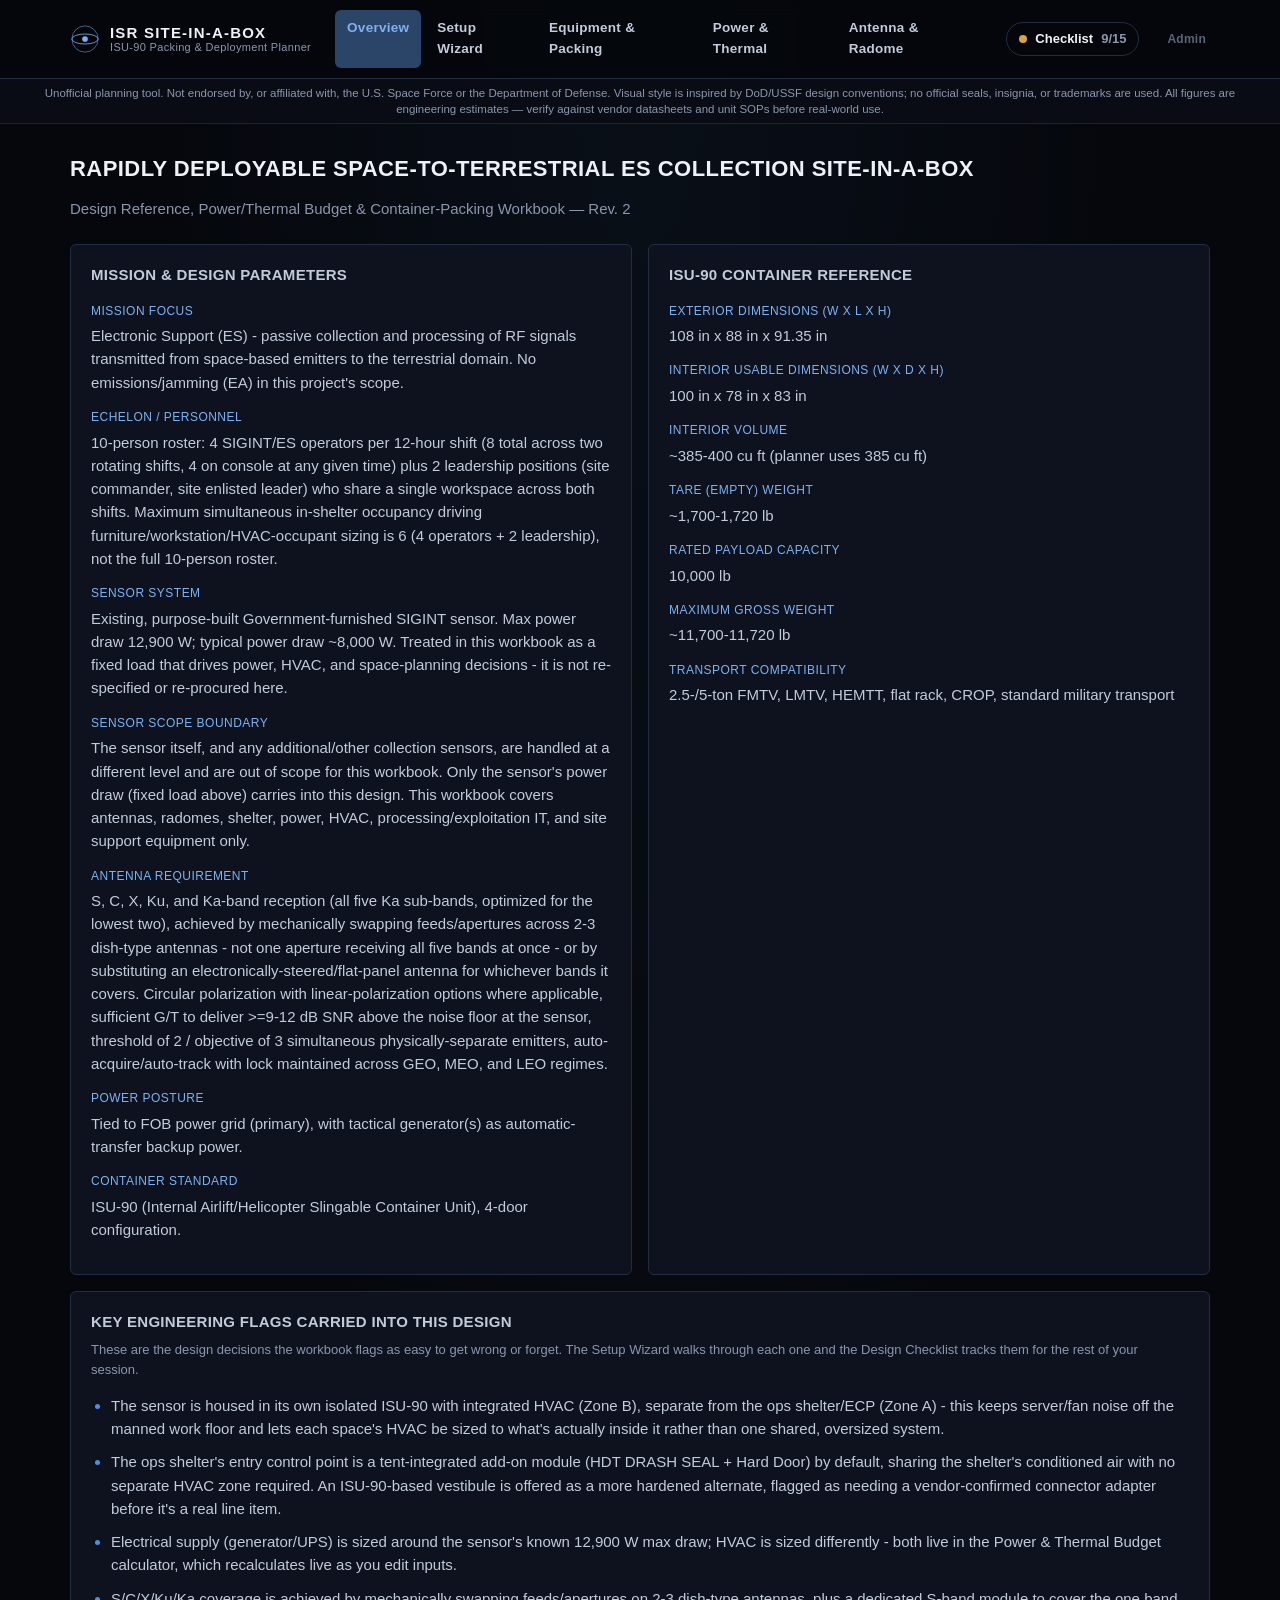
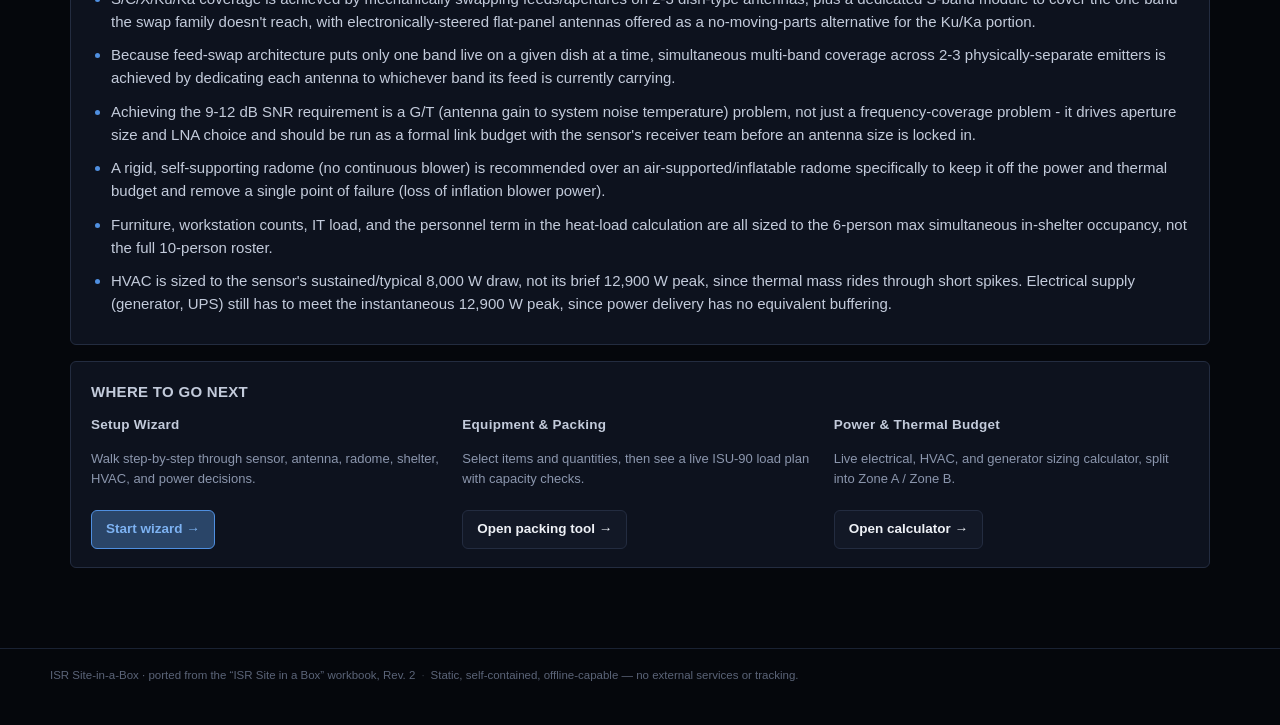
<file: index.html>
<!doctype html>
<html lang="en">
<head>
  <meta charset="utf-8" />
  <meta name="viewport" content="width=device-width, initial-scale=1" />
  <title>ISR Site-in-a-Box &mdash; ISU-90 Packing &amp; Site Setup Planner</title>
  <meta name="description" content="Unofficial planning tool for packing ISU-90 containers and standing up a rapidly deployable ES collection site: equipment selection, container load plans, power/thermal budget, and a guided site-setup checklist." />
  <meta name="color-scheme" content="dark" />
  <link rel="icon" href="assets/img/favicon.svg" type="image/svg+xml" />
  <link rel="manifest" href="site.webmanifest" />
  <link rel="stylesheet" href="assets/css/style.css" />
</head>
<body>
  <a class="skip-link" href="#app-main">Skip to content</a>

  <header class="site-header">
    <div class="site-header__inner">
      <a class="brand" href="#/overview" aria-label="ISR Site-in-a-Box home">
        <span class="brand__mark" aria-hidden="true">
          <svg viewBox="0 0 48 48" width="30" height="30">
            <circle cx="24" cy="24" r="21" fill="none" stroke="currentColor" stroke-width="1.5" opacity="0.55"/>
            <ellipse cx="24" cy="24" rx="21" ry="8" fill="none" stroke="currentColor" stroke-width="1.5" opacity="0.85"/>
            <circle cx="24" cy="24" r="4.5" fill="currentColor"/>
          </svg>
        </span>
        <span class="brand__text">
          <span class="brand__title">ISR SITE-IN-A-BOX</span>
          <span class="brand__subtitle">ISU&#8209;90 Packing &amp; Deployment Planner</span>
        </span>
      </a>

      <nav class="main-nav" aria-label="Primary">
        <a href="#/overview" data-route="overview">Overview</a>
        <a href="#/wizard" data-route="wizard">Setup Wizard</a>
        <a href="#/equipment" data-route="equipment">Equipment &amp; Packing</a>
        <a href="#/power" data-route="power">Power &amp; Thermal</a>
        <a href="#/antenna" data-route="antenna">Antenna &amp; Radome</a>
      </nav>

      <a class="checklist-badge" href="#/checklist" data-route="checklist" title="Design Checklist">
        <span class="checklist-badge__dot" aria-hidden="true"></span>
        <span class="checklist-badge__label">Checklist</span>
        <span class="checklist-badge__count" id="checklist-count">0/0</span>
      </a>

      <a class="admin-link" href="#/admin" data-route="admin" title="Admin">Admin</a>

      <button class="nav-toggle" id="nav-toggle" aria-expanded="false" aria-controls="main-nav-mobile">
        <span></span><span></span><span></span>
        <span class="sr-only">Toggle navigation</span>
      </button>
    </div>
    <nav class="main-nav main-nav--mobile" id="main-nav-mobile" aria-label="Primary mobile">
      <a href="#/overview" data-route="overview">Overview</a>
      <a href="#/wizard" data-route="wizard">Setup Wizard</a>
      <a href="#/equipment" data-route="equipment">Equipment &amp; Packing</a>
      <a href="#/power" data-route="power">Power &amp; Thermal</a>
      <a href="#/antenna" data-route="antenna">Antenna &amp; Radome</a>
      <a href="#/checklist" data-route="checklist">Design Checklist</a>
      <a href="#/admin" data-route="admin">Admin</a>
    </nav>
  </header>

  <div class="disclaimer-bar" role="note">
    Unofficial planning tool. Not endorsed by, or affiliated with, the U.S. Space Force or the Department of Defense.
    Visual style is inspired by DoD/USSF design conventions; no official seals, insignia, or trademarks are used.
    All figures are engineering estimates &mdash; verify against vendor datasheets and unit SOPs before real-world use.
  </div>

  <main id="app-main" class="app-main" tabindex="-1">
    <p style="color:var(--silver-500); padding-top:40px; text-align:center;">Loading&hellip;</p>
  </main>

  <footer class="site-footer">
    <div class="site-footer__inner">
      <span>ISR Site-in-a-Box &middot; ported from the &ldquo;ISR Site in a Box&rdquo; workbook, Rev. 2</span>
      <span class="site-footer__sep">&middot;</span>
      <span>Static, self-contained, offline-capable &mdash; no external services or tracking.</span>
    </div>
  </footer>

  <script type="module" src="assets/js/main.js"></script>
</body>
</html>
</file>
<file: assets/css/style.css>
/* ============================================================
   ISR Site-in-a-Box — visual system
   Inspired by U.S. Space Force digital branding conventions: a
   restrained near-black / deep space-blue / silver-gray palette,
   condensed uppercase headers, no gradients or bright accent noise.
   No official seals, insignia, or trademarked marks are used.
   ============================================================ */

:root {
  --bg: #05070c;
  --bg-alt: #090c14;
  --panel: #0d121e;
  --panel-raised: #121826;
  --panel-border: #232c40;
  --panel-border-soft: #1a2233;

  --silver-100: #eef1f6;
  --silver-300: #c3cbdb;
  --silver-500: #8b96ad;
  --silver-700: #5b6478;

  --accent: #4f8fe0;
  --accent-bright: #7db2f2;
  --accent-dim: #2a4568;

  --edit: #d9a441; /* mirrors the workbook's "yellow editable cell" convention */
  --edit-bg: rgba(217, 164, 65, 0.1);

  --ok: #3fb87f;
  --ok-bg: rgba(63, 184, 127, 0.12);
  --warn: #d9a441;
  --warn-bg: rgba(217, 164, 65, 0.12);
  --danger: #e2555c;
  --danger-bg: rgba(226, 85, 92, 0.12);

  --radius: 6px;
  --font: -apple-system, BlinkMacSystemFont, "Segoe UI", "Trebuchet MS", Roboto, Arial, sans-serif;
  --font-condensed: "Segoe UI Semibold", "Arial Narrow", var(--font);
  --max-width: 1180px;
}

* { box-sizing: border-box; }

html, body {
  background: var(--bg);
  color: var(--silver-100);
}

body {
  margin: 0;
  font-family: var(--font);
  font-size: 15px;
  line-height: 1.55;
  background:
    radial-gradient(ellipse at top, rgba(79, 143, 224, 0.06), transparent 55%),
    var(--bg);
  min-height: 100vh;
}

.sr-only {
  position: absolute;
  width: 1px; height: 1px;
  padding: 0; margin: -1px;
  overflow: hidden;
  clip: rect(0,0,0,0);
  white-space: nowrap; border: 0;
}

.skip-link {
  position: absolute;
  left: -999px;
  top: 0;
  background: var(--accent);
  color: #04101f;
  padding: 10px 16px;
  z-index: 1000;
  font-weight: 600;
}
.skip-link:focus { left: 8px; top: 8px; }

a { color: var(--accent-bright); text-decoration: none; }
a:hover { text-decoration: underline; }

h1, h2, h3, h4 {
  font-family: var(--font-condensed);
  letter-spacing: 0.02em;
  color: var(--silver-100);
  margin: 0 0 0.5em;
}

/* ---------------- Header ---------------- */

.site-header {
  position: sticky;
  top: 0;
  z-index: 100;
  background: rgba(5, 7, 12, 0.92);
  backdrop-filter: blur(8px);
  border-bottom: 1px solid var(--panel-border);
}

.site-header__inner {
  max-width: var(--max-width);
  margin: 0 auto;
  display: flex;
  align-items: center;
  gap: 24px;
  padding: 10px 20px;
}

.brand {
  display: flex;
  align-items: center;
  gap: 10px;
  color: var(--silver-100);
  flex-shrink: 0;
}
.brand:hover { text-decoration: none; }
.brand__mark { color: var(--accent-bright); display: flex; }
.brand__text { display: flex; flex-direction: column; line-height: 1.1; }
.brand__title {
  font-family: var(--font-condensed);
  font-weight: 700;
  letter-spacing: 0.08em;
  font-size: 15px;
  color: var(--silver-100);
}
.brand__subtitle {
  font-size: 11px;
  letter-spacing: 0.03em;
  color: var(--silver-500);
}

.main-nav {
  display: flex;
  gap: 4px;
  flex: 1;
}
.main-nav a {
  color: var(--silver-300);
  font-size: 13.5px;
  font-weight: 600;
  letter-spacing: 0.02em;
  padding: 8px 12px;
  border-radius: var(--radius);
}
.main-nav a:hover { color: var(--silver-100); text-decoration: none; background: var(--panel-raised); }
.main-nav a.active { color: var(--accent-bright); background: var(--accent-dim); }

.main-nav--mobile { display: none; }

.checklist-badge {
  display: flex;
  align-items: center;
  gap: 8px;
  border: 1px solid var(--panel-border);
  border-radius: 999px;
  padding: 6px 12px;
  color: var(--silver-100);
  font-size: 13px;
  font-weight: 600;
  flex-shrink: 0;
}
.checklist-badge:hover { text-decoration: none; border-color: var(--accent); }
.checklist-badge.active { border-color: var(--accent-bright); color: var(--accent-bright); }
.checklist-badge__dot {
  width: 8px; height: 8px; border-radius: 50%;
  background: var(--warn);
}
.checklist-badge__dot.complete { background: var(--ok); }
.checklist-badge__count { color: var(--silver-500); font-variant-numeric: tabular-nums; }

.admin-link {
  color: var(--silver-700);
  font-size: 12px;
  font-weight: 600;
  letter-spacing: 0.02em;
  padding: 6px 4px;
  flex-shrink: 0;
}
.admin-link:hover { color: var(--silver-300); text-decoration: none; }
.admin-link.active { color: var(--accent-bright); }

.nav-toggle {
  display: none;
  flex-direction: column;
  justify-content: center;
  gap: 4px;
  width: 34px; height: 34px;
  background: none;
  border: 1px solid var(--panel-border);
  border-radius: var(--radius);
  cursor: pointer;
}
.nav-toggle span { display: block; height: 2px; background: var(--silver-100); margin: 0 6px; }

.disclaimer-bar {
  background: var(--bg-alt);
  border-bottom: 1px solid var(--panel-border-soft);
  color: var(--silver-500);
  font-size: 11.5px;
  text-align: center;
  padding: 6px 16px;
  line-height: 1.4;
}

/* ---------------- Layout ---------------- */

.app-main {
  max-width: var(--max-width);
  margin: 0 auto;
  padding: 28px 20px 64px;
  outline: none;
}

.view-header {
  margin-bottom: 24px;
}
.view-header h1 {
  font-size: 22px;
  text-transform: uppercase;
}
.view-header p {
  color: var(--silver-500);
  max-width: 70ch;
  margin: 0;
}

.site-footer {
  border-top: 1px solid var(--panel-border-soft);
  color: var(--silver-700);
  font-size: 11.5px;
  padding: 18px 20px 40px;
}
.site-footer__inner {
  max-width: var(--max-width);
  margin: 0 auto;
  display: flex;
  gap: 6px;
  flex-wrap: wrap;
}
.site-footer__sep { opacity: 0.5; }

/* ---------------- Cards / panels ---------------- */

.card {
  background: var(--panel);
  border: 1px solid var(--panel-border);
  border-radius: var(--radius);
  padding: 18px 20px;
  margin-bottom: 16px;
}
.card + .card { margin-top: 0; }
.card h2 {
  font-size: 15px;
  text-transform: uppercase;
  color: var(--silver-300);
  margin-bottom: 12px;
}
.card h3 {
  font-size: 13.5px;
  color: var(--silver-300);
}

.grid {
  display: grid;
  gap: 16px;
}
.grid--2 { grid-template-columns: repeat(2, minmax(0,1fr)); }
.grid--3 { grid-template-columns: repeat(3, minmax(0,1fr)); }
@media (max-width: 800px) {
  .grid--2, .grid--3 { grid-template-columns: 1fr; }
}

/* ---------------- Fact list (Overview) ---------------- */

.fact-list dt {
  font-family: var(--font-condensed);
  font-size: 12px;
  text-transform: uppercase;
  letter-spacing: 0.04em;
  color: var(--accent-bright);
  margin-top: 14px;
}
.fact-list dt:first-child { margin-top: 0; }
.fact-list dd {
  margin: 4px 0 0;
  color: var(--silver-300);
}

.flag-list { padding-left: 20px; margin: 0; color: var(--silver-300); }
.flag-list li { margin-bottom: 10px; }
.flag-list li::marker { color: var(--accent); }

/* ---------------- Tables ---------------- */

.table-wrap { overflow-x: auto; }
table {
  width: 100%;
  border-collapse: collapse;
  font-size: 13.5px;
}
th, td {
  text-align: left;
  padding: 8px 10px;
  border-bottom: 1px solid var(--panel-border-soft);
  vertical-align: top;
}
th {
  color: var(--silver-500);
  font-size: 11.5px;
  text-transform: uppercase;
  letter-spacing: 0.03em;
  font-weight: 600;
  white-space: nowrap;
}
tbody tr:hover { background: rgba(255,255,255,0.02); }
td.num, th.num { text-align: right; font-variant-numeric: tabular-nums; white-space: nowrap; }

/* ---------------- Forms ---------------- */

input[type="number"], input[type="text"], select {
  background: var(--panel-raised);
  border: 1px solid var(--panel-border);
  color: var(--silver-100);
  border-radius: 4px;
  padding: 6px 8px;
  font-family: var(--font);
  font-size: 13.5px;
}
input[type="number"] { width: 72px; }
input:focus, select:focus, button:focus, a:focus {
  outline: 2px solid var(--accent-bright);
  outline-offset: 1px;
}

.input-editable {
  background: var(--edit-bg);
  border-color: var(--edit);
}

.qty-input {
  width: 60px;
  text-align: right;
}

button, .btn {
  font-family: var(--font);
  font-size: 13.5px;
  font-weight: 600;
  border-radius: var(--radius);
  border: 1px solid var(--panel-border);
  background: var(--panel-raised);
  color: var(--silver-100);
  padding: 8px 14px;
  cursor: pointer;
}
button:hover, .btn:hover { border-color: var(--accent); color: var(--accent-bright); }
.btn-primary {
  background: var(--accent-dim);
  border-color: var(--accent);
  color: var(--accent-bright);
}
.btn-primary:hover { background: var(--accent); color: #04101f; }
.btn-row { display: flex; gap: 10px; flex-wrap: wrap; margin-top: 16px; }

.toggle-group { display: inline-flex; border: 1px solid var(--panel-border); border-radius: 999px; overflow: hidden; }
.toggle-group button {
  border: none;
  border-radius: 0;
  background: transparent;
}
.toggle-group button.active { background: var(--accent-dim); color: var(--accent-bright); }

/* ---------------- Status pills ---------------- */

.pill {
  display: inline-flex;
  align-items: center;
  gap: 6px;
  padding: 3px 10px;
  border-radius: 999px;
  font-size: 12px;
  font-weight: 600;
  white-space: nowrap;
}
.pill-ok { background: var(--ok-bg); color: var(--ok); }
.pill-warn { background: var(--warn-bg); color: var(--warn); }
.pill-danger { background: var(--danger-bg); color: var(--danger); }
.pill-neutral { background: var(--panel-raised); color: var(--silver-500); }

/* ---------------- Capacity bars ---------------- */

.bar {
  position: relative;
  height: 8px;
  border-radius: 999px;
  background: var(--panel-raised);
  overflow: hidden;
  margin-top: 4px;
}
.bar__fill { height: 100%; background: var(--accent); }
.bar__fill.warn { background: var(--warn); }
.bar__fill.danger { background: var(--danger); }
.bar-label {
  display: flex;
  justify-content: space-between;
  font-size: 11.5px;
  color: var(--silver-500);
  margin-top: 2px;
}

/* ---------------- Container manifest cards ---------------- */

.container-card {
  border: 1px solid var(--panel-border);
  border-radius: var(--radius);
  padding: 14px 16px;
  background: var(--panel-raised);
}
.container-card.over { border-color: var(--danger); }
.container-card__head {
  display: flex;
  justify-content: space-between;
  align-items: baseline;
  gap: 12px;
  margin-bottom: 6px;
}
.container-card__head h3 { margin: 0; }
.container-card .empty-note { color: var(--silver-700); font-size: 12.5px; font-style: italic; }
.container-card ul { list-style: none; margin: 10px 0 0; padding: 0; font-size: 13px; }
.container-card li { display: flex; justify-content: space-between; gap: 10px; padding: 3px 0; color: var(--silver-300); }
.container-card li span:last-child { color: var(--silver-500); font-variant-numeric: tabular-nums; white-space: nowrap; }

/* ---------------- Equipment list ---------------- */

.equip-category { margin-bottom: 22px; }
.equip-category__title {
  font-family: var(--font-condensed);
  font-size: 13px;
  text-transform: uppercase;
  letter-spacing: 0.04em;
  color: var(--accent-bright);
  border-bottom: 1px solid var(--panel-border-soft);
  padding-bottom: 6px;
  margin-bottom: 4px;
}
.equip-row {
  display: grid;
  grid-template-columns: 1fr auto auto auto;
  gap: 14px;
  align-items: center;
  padding: 10px 0;
  border-bottom: 1px solid var(--panel-border-soft);
}
.equip-row__info .item-title { color: var(--silver-100); font-weight: 600; font-size: 13.5px; }
.equip-row__info .item-vendor { color: var(--silver-500); font-size: 12px; margin-top: 2px; }
.equip-row__info .item-meta { color: var(--silver-700); font-size: 11.5px; margin-top: 4px; }
.equip-row__unit { color: var(--silver-500); font-size: 12px; text-align: right; white-space: nowrap; }
.equip-row__container { font-size: 11.5px; color: var(--silver-500); text-align: right; white-space: nowrap; }
.equip-row__total { font-size: 12.5px; color: var(--silver-300); text-align: right; white-space: nowrap; }

.item-details {
  grid-column: 1 / -1;
  display: none;
  font-size: 12.5px;
  color: var(--silver-500);
  padding: 6px 0 2px;
  border-top: 1px dashed var(--panel-border-soft);
  margin-top: 6px;
}
.item-details.open { display: block; }
.item-details p { margin: 4px 0; }
.item-details strong { color: var(--silver-300); }

.details-toggle {
  background: none;
  border: none;
  color: var(--accent-bright);
  font-size: 11.5px;
  cursor: pointer;
  padding: 0;
  text-decoration: underline;
}

@media (max-width: 720px) {
  .equip-row { grid-template-columns: 1fr; gap: 6px; }
  .equip-row__unit, .equip-row__container, .equip-row__total { text-align: left; }
}

/* ---------------- Wizard ---------------- */

.wizard-steps {
  display: flex;
  flex-wrap: wrap;
  gap: 6px;
  margin-bottom: 22px;
}
.wizard-step-chip {
  border: 1px solid var(--panel-border);
  border-radius: 999px;
  padding: 5px 12px;
  font-size: 11.5px;
  color: var(--silver-500);
  cursor: pointer;
  background: var(--panel-raised);
}
.wizard-step-chip.current { border-color: var(--accent-bright); color: var(--accent-bright); }
.wizard-step-chip.done { color: var(--ok); border-color: var(--ok); }
.wizard-step-chip:hover { text-decoration: none; }

.wizard-nav { display: flex; justify-content: space-between; margin-top: 24px; }

.attest-row {
  display: flex;
  gap: 10px;
  align-items: flex-start;
  padding: 12px 0;
  border-top: 1px solid var(--panel-border-soft);
}
.attest-row:first-of-type { border-top: none; }
.attest-row input[type="checkbox"] { margin-top: 4px; width: 16px; height: 16px; accent-color: var(--accent); }
.attest-row__title { font-weight: 600; color: var(--silver-100); font-size: 13.5px; }
.attest-row__why { color: var(--silver-500); font-size: 12.5px; margin-top: 3px; }

.option-card {
  display: block;
  border: 1px solid var(--panel-border);
  border-radius: var(--radius);
  padding: 12px 14px;
  cursor: pointer;
  background: var(--panel-raised);
}
.option-card.selected { border-color: var(--accent-bright); background: var(--accent-dim); }
.option-card h4 { margin: 0 0 4px; font-size: 13.5px; color: var(--silver-100); display: block; }
.option-card p { margin: 0; font-size: 12.5px; color: var(--silver-500); }
.option-card + .option-card { margin-top: 8px; }

/* ---------------- Checklist view ---------------- */

.checklist-item {
  display: flex;
  gap: 12px;
  padding: 14px 0;
  border-bottom: 1px solid var(--panel-border-soft);
}
.checklist-item__icon {
  flex-shrink: 0;
  width: 22px; height: 22px;
  border-radius: 50%;
  display: flex; align-items: center; justify-content: center;
  font-size: 13px;
  margin-top: 1px;
}
.checklist-item__icon.ok { background: var(--ok-bg); color: var(--ok); }
.checklist-item__icon.pending { background: var(--panel-raised); color: var(--silver-700); border: 1px solid var(--panel-border); }
.checklist-item__title { font-weight: 600; color: var(--silver-100); font-size: 13.5px; }
.checklist-item__why { color: var(--silver-500); font-size: 12.5px; margin-top: 3px; }
.checklist-item__detail { color: var(--silver-700); font-size: 12px; margin-top: 4px; }
.checklist-item__hint { color: var(--accent-bright); font-size: 11.5px; margin-top: 4px; }

.progress-summary { display: flex; align-items: center; gap: 14px; margin-bottom: 18px; }
.progress-ring-label { font-size: 26px; font-weight: 700; font-family: var(--font-condensed); }

/* ---------------- Power tables ---------------- */

.zone-total {
  display: flex;
  justify-content: space-between;
  align-items: baseline;
  padding: 10px 0;
  border-top: 1px solid var(--panel-border-soft);
  margin-top: 6px;
  font-size: 14px;
  font-weight: 700;
  color: var(--silver-100);
}

/* ---------------- Responsive nav ---------------- */

@media (max-width: 860px) {
  .main-nav { display: none; }
  .nav-toggle { display: flex; }
  .checklist-badge__label { display: none; }
  .main-nav--mobile.open {
    display: flex;
    flex-direction: column;
    padding: 8px 20px 14px;
    gap: 2px;
    border-top: 1px solid var(--panel-border-soft);
  }
  .main-nav--mobile a { padding: 10px 6px; color: var(--silver-300); }
  .main-nav--mobile a.active { color: var(--accent-bright); }
}
</file>
